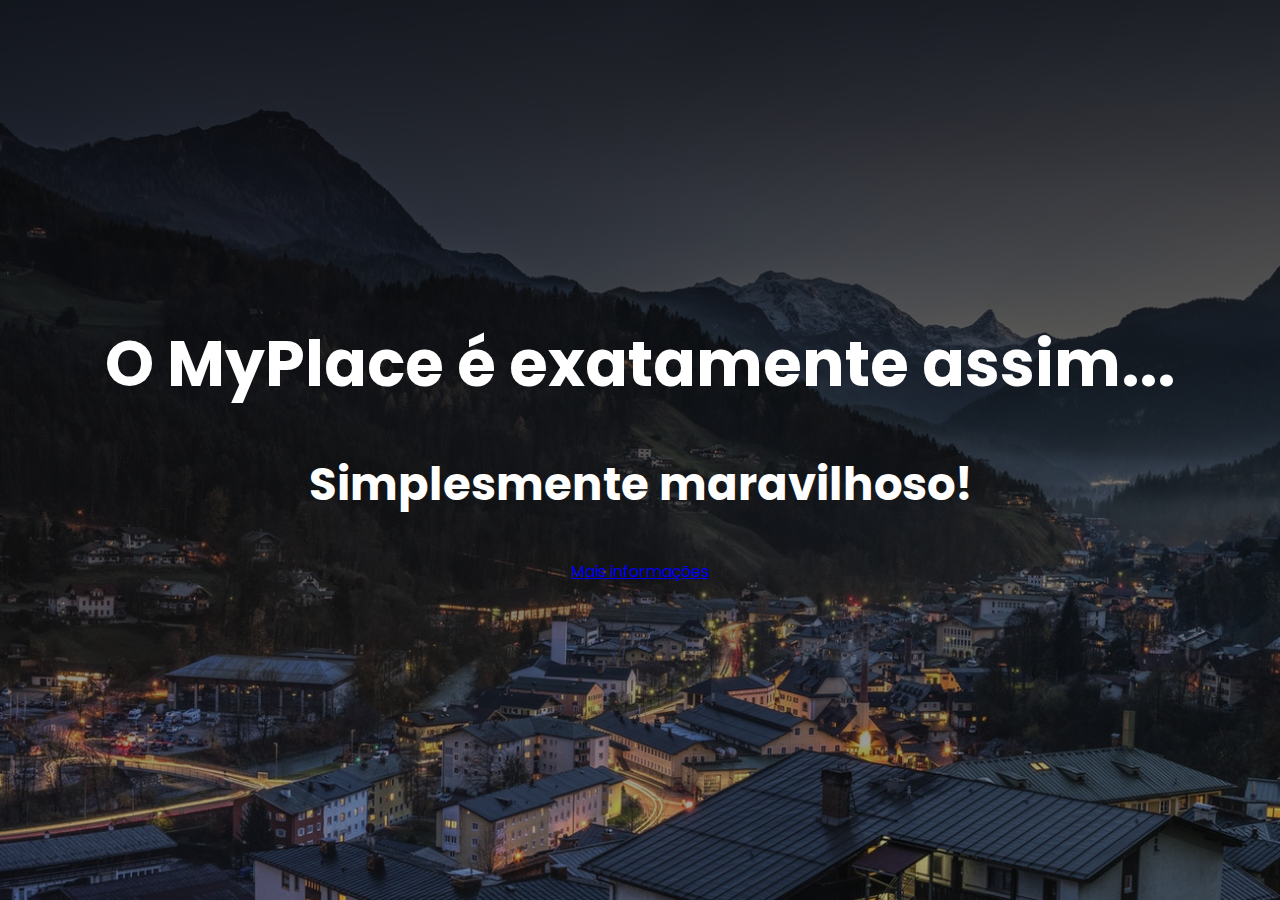
<file: frontEnd/aula01/index.html>
<!DOCTYPE html>
<html lang="pt-br">

<head>
    <meta charset="UTF-8">
    <meta name="viewport" content="width=device-width, initial-scale=1.0">
    <title>MyPlace</title>

    <!-- Link para o Google Fonts -->
    <link rel="preconnect" href="https://fonts.googleapis.com">
    <link rel="preconnect" href="https://fonts.gstatic.com" crossorigin>
    <link href="https://fonts.googleapis.com/css2?family=Poppins&display=swap" rel="stylesheet">


    <!-- link para a minha CSS -->
    <link rel="stylesheet" href="./css/styles.css">
</head>

<body>

    <!-- Hero da página -->
    <div class="hero">
        <h1 class="hero-title">O MyPlace é exatamente assim...</h1>
        <h2>Simplesmente maravilhoso!</h2>
        <a href="http://www.fiap.com.br" target="_blank" class="btn">Mais informações</a>
    </div>
    <!-- fim hero da página -->









</body>

</html>
</file>
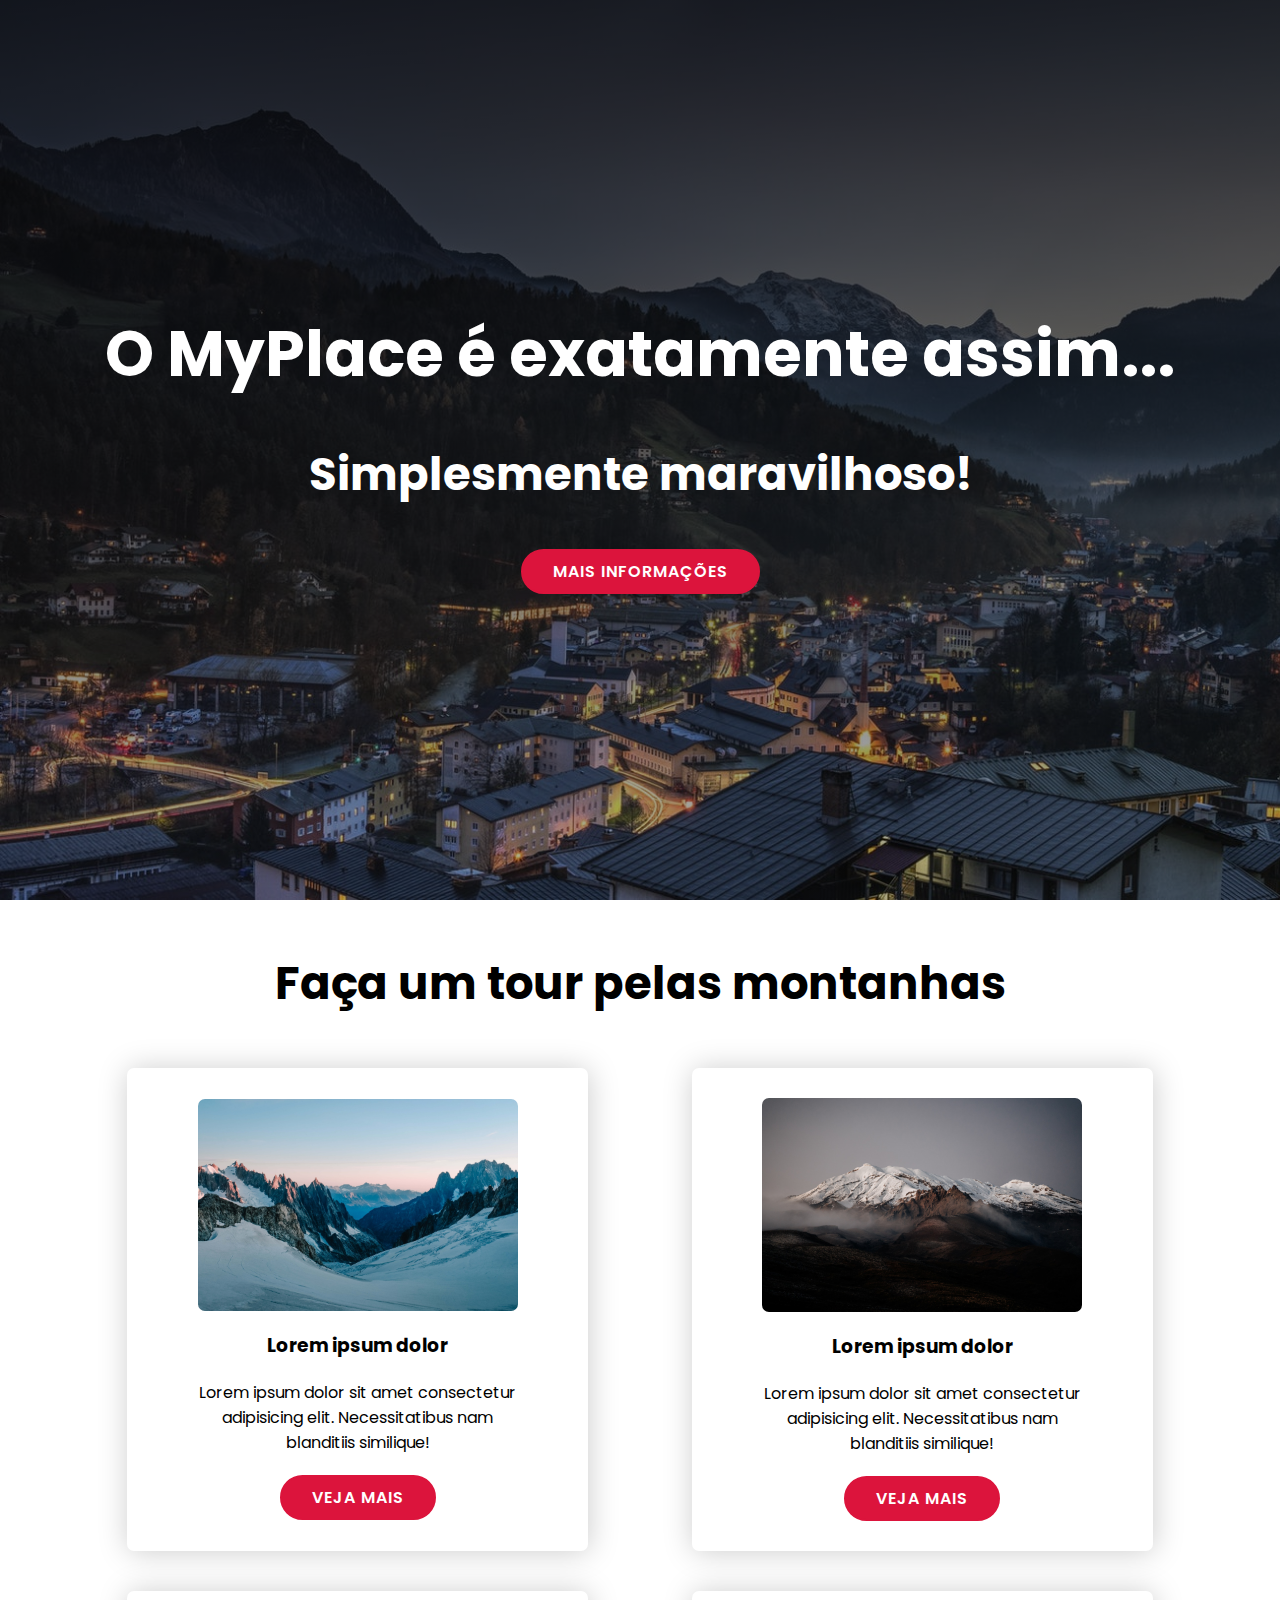
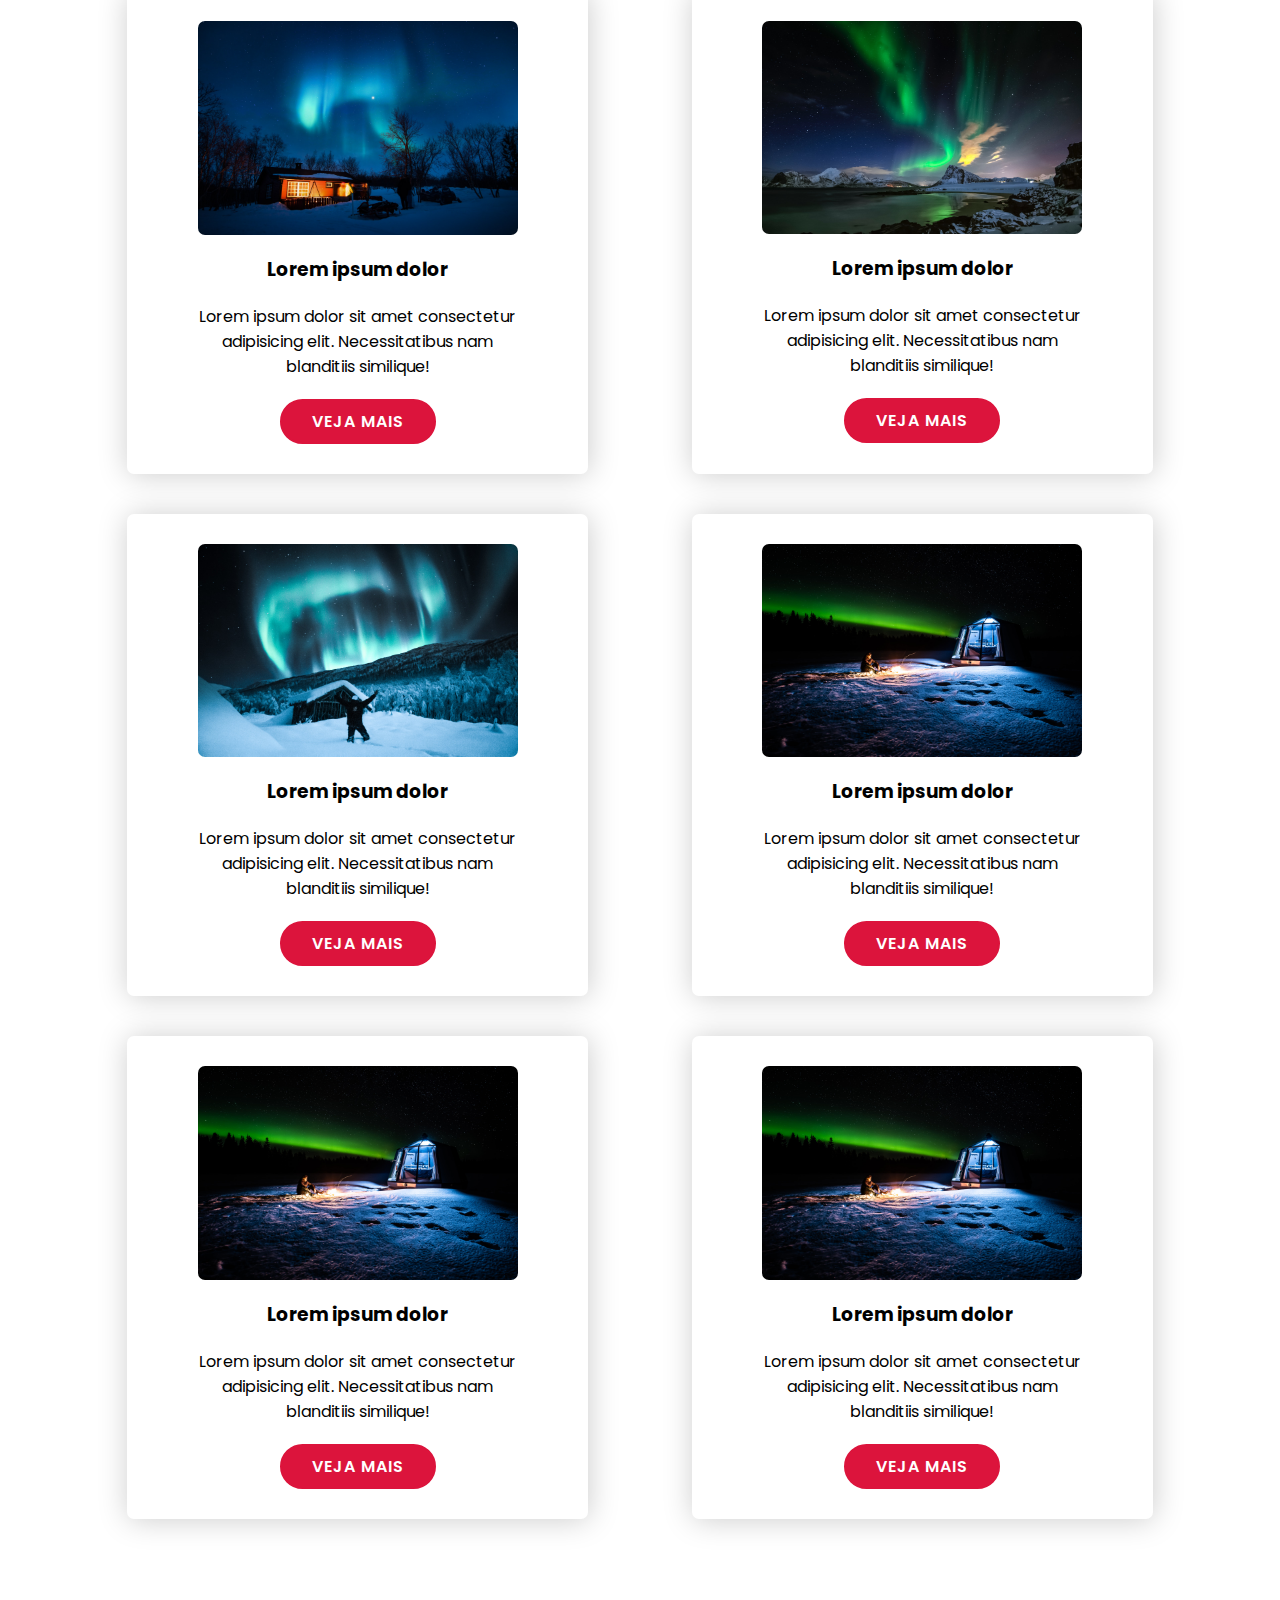
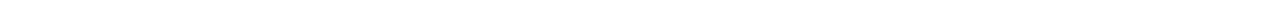
<file: frontEnd/aula02/index.html>
<!DOCTYPE html>
<html lang="pt-br">

<head>
    <meta charset="UTF-8">
    <meta name="viewport" content="width=device-width, initial-scale=1.0">
    <title>MyPlace</title>

    <!-- Link para o Google Fonts -->
    <link rel="preconnect" href="https://fonts.googleapis.com">
    <link rel="preconnect" href="https://fonts.gstatic.com" crossorigin>
    <link href="https://fonts.googleapis.com/css2?family=Poppins&display=swap" rel="stylesheet">


    <!-- link para a minha CSS -->
    <link rel="stylesheet" href="./css/styles.css">
</head>

<body>

    <!-- Hero da página -->
    <div class="hero">
        <h1 class="hero-title">O MyPlace é exatamente assim...</h1>
        <h2>Simplesmente maravilhoso!</h2>
        <a href="http://www.fiap.com.br" target="_blank" class="btn">Mais informações</a>
    </div>
    <!-- fim hero da página -->

    <!-- Cards de passeios -->
    <main>
        <h2>Faça um tour pelas montanhas</h2>

        <!-- galeria de cards -->
        <article class="grid-cards">

            <!-- 1o. card -->
            <section class="card-item">
                <img src="./images/pexels-francesco-ungaro-2835436.jpg" 
                alt="Montanha ABCD" loading="lazy">
                <h3>Lorem ipsum dolor</h3>
                <p>Lorem ipsum dolor sit amet consectetur adipisicing elit. Necessitatibus nam blanditiis similique!</p>
                <a href="" class="btn">veja mais</a>
            </section>

            <!-- 2o. card -->
            <section class="card-item">
                <img src="./images/pexels-roberto-shumski-5555192.jpg" alt="Montanha ABCD" loading="lazy">
                <h3>Lorem ipsum dolor</h3>
                <p>Lorem ipsum dolor sit amet consectetur adipisicing elit. Necessitatibus nam blanditiis similique!</p>
                <a href="" class="btn">veja mais</a>
            </section>

             <!-- 3o. card -->
             <section class="card-item">
                 <img src="./images/pexels-stefan-stefancik-91216.jpg" alt="Montanha ABCD" loading="lazy">
                 <h3>Lorem ipsum dolor</h3>
                 <p>Lorem ipsum dolor sit amet consectetur adipisicing elit. Necessitatibus nam blanditiis similique!
                 </p>
                 <a href="" class="btn">veja mais</a>
             </section>

             <!-- 4o. card -->
             <section class="card-item">
                 <img src="./images/pexels-stein-egil-liland-5704789.jpg" alt="Montanha ABCD" loading="lazy">
                 <h3>Lorem ipsum dolor</h3>
                 <p>Lorem ipsum dolor sit amet consectetur adipisicing elit. Necessitatibus nam blanditiis similique!
                 </p>
                 <a href="" class="btn">veja mais</a>
             </section>

             <!-- 5o. card -->
             <section class="card-item">
                 <img src="./images/pexels-tobias-bjørkli-1693085.jpg" alt="Montanha ABCD" loading="lazy">
                 <h3>Lorem ipsum dolor</h3>
                 <p>Lorem ipsum dolor sit amet consectetur adipisicing elit. Necessitatibus nam blanditiis similique!
                 </p>
                 <a href="" class="btn">veja mais</a>
             </section>

             <!-- 6o. card -->
             <section class="card-item">
                 <img src="./images/pexels-tuomas-haapala-7223461.jpg" alt="Montanha ABCD" loading="lazy">
                 <h3>Lorem ipsum dolor</h3>
                 <p>Lorem ipsum dolor sit amet consectetur adipisicing elit. Necessitatibus nam blanditiis similique!
                 </p>
                 <a href="" class="btn">veja mais</a>
             </section>            
             <!-- 6o. card -->
             <section class="card-item">
                 <img src="./images/pexels-tuomas-haapala-7223461.jpg" alt="Montanha ABCD" loading="lazy">
                 <h3>Lorem ipsum dolor</h3>
                 <p>Lorem ipsum dolor sit amet consectetur adipisicing elit. Necessitatibus nam blanditiis similique!
                 </p>
                 <a href="" class="btn">veja mais</a>
             </section>            
             <!-- 6o. card -->
             <section class="card-item">
                 <img src="./images/pexels-tuomas-haapala-7223461.jpg" alt="Montanha ABCD" loading="lazy">
                 <h3>Lorem ipsum dolor</h3>
                 <p>Lorem ipsum dolor sit amet consectetur adipisicing elit. Necessitatibus nam blanditiis similique!
                 </p>
                 <a href="" class="btn">veja mais</a>
             </section>            
        </article>


    </main>

</body>

</html>
</file>
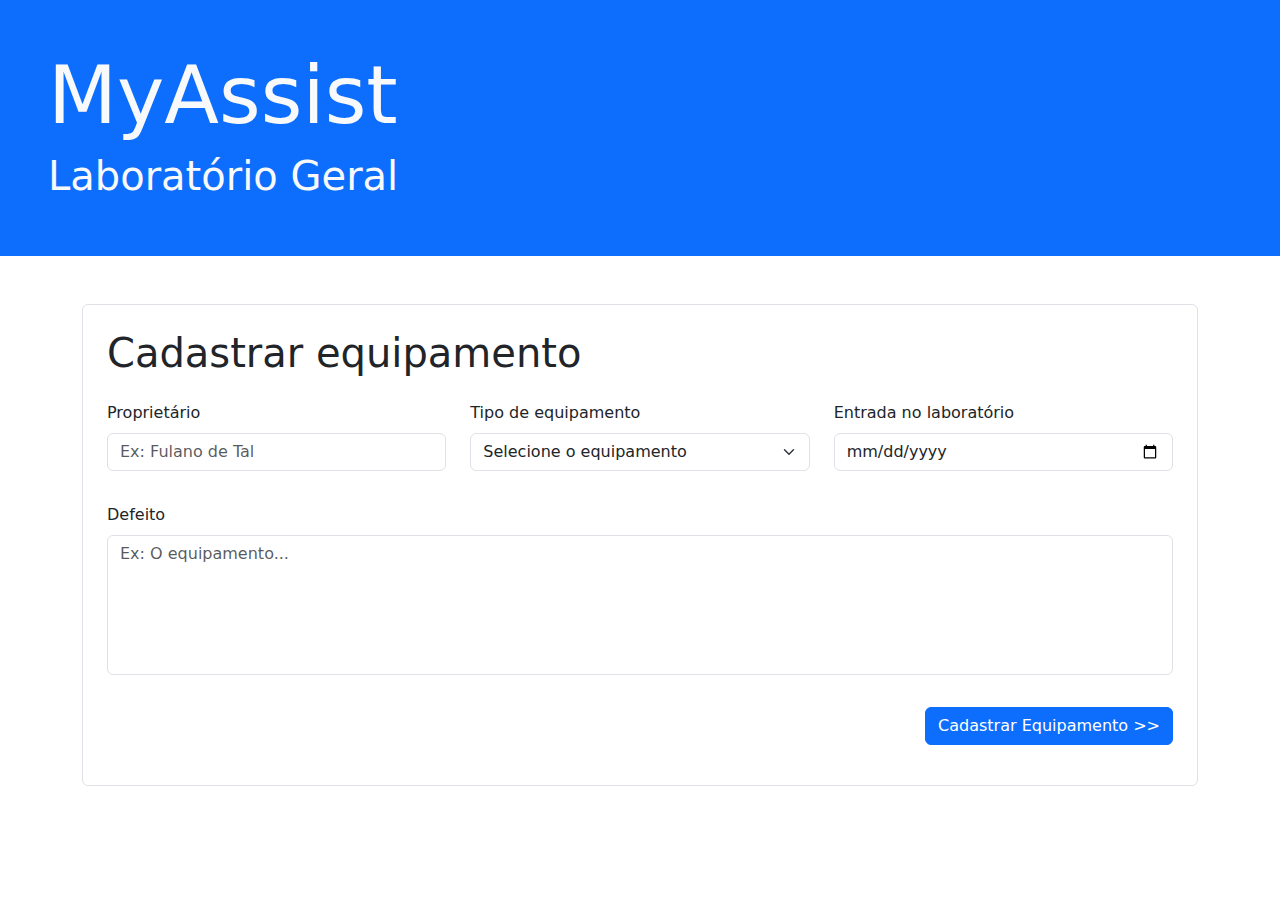
<file: frontEnd/aula03/index.html>
<!doctype html>
<html lang="pt-br">

<head>
    <meta charset="utf-8">
    <meta name="viewport" content="width=device-width, initial-scale=1">

    <title>MyAssist</title>


    <!-- chamada da CSS do Bootstrap -->
    <link href="https://cdn.jsdelivr.net/npm/bootstrap@5.3.3/dist/css/bootstrap.min.css" rel="stylesheet"
        integrity="sha384-QWTKZyjpPEjISv5WaRU9OFeRpok6YctnYmDr5pNlyT2bRjXh0JMhjY6hW+ALEwIH" crossorigin="anonymous">

    <!-- chamada minha CSS -->
    <link rel="stylesheet" href="./css/styles.css">
</head>

<body>
    <header class="container-fluid bg-primary text-light p-5">
        <h3 class="display-1">MyAssist</h3>
        <h4 class="display-6">Laboratório Geral</h4>

        <!-- <p class="lead">
            Lorem ipsum dolor sit amet consectetur adipisicing elit. Iure in doloribus quos porro, aliquam eligendi quas debitis id consequatur, sunt quae maiores saepe sint voluptatibus atque incidunt architecto possimus nesciunt quo cumque modi commodi maxime. Nesciunt ratione impedit at reiciendis ea, in mollitia atque? Doloremque, odio! Neque distinctio corrupti aut!
        </p> -->
    </header>

    <!-- Conteúdo principal da página -->
    <main class="container my-5">

        <!-- cadastro de equipamento -->
        <section class="border rounded p-4">
            <h2 class="display-6">Cadastrar equipamento</h2>

            <form name="cadastrarEquipamento" id="cadastrarEquipamento" method="get" action="">

                <!-- ativar o grid -->
                <div class="row">
                    <div class="col-md-4 my-3">
                        <label for="proprietario" class="form-label">Proprietário</label>
                        <input type="text" id="proprietario" name="proprietario" class="form-control"
                            placeholder="Ex: Fulano de Tal" minlength="10" maxlength="20" required>
                    </div>

                    <div class="col-md-4 my-3">
                        <label for="equipamento" class="form-label">Tipo de equipamento</label>
                        <select name="equipamento" id="equipamento" class="form-select" required>
                            <option value="0" disabled selected>Selecione o equipamento</option>
                            <option value="1">Equipamento 1</option>
                            <option value="2">Equipamento 2</option>
                            <option value="3">Equipamento 3</option>
                            <option value="4">Equipamento 4</option>
                            <option value="5">Equipamento 5</option>
                        </select>
                    </div>

                    <div class="col-md-4 my-3">
                        <label for="dataEntrada" class="form-label">Entrada no laboratório</label>
                        <input type="date" name="dataEntrada" id="dataEntrada" required
                        class="form-control">
                    </div>

                    <div class="col-12 my-3">
                        <label for="defeito" class="form-label">Defeito</label>
                        <textarea name="defeito" id="defeito" class="form-control" 
                        placeholder="Ex: O equipamento..." maxlength="500" required></textarea>
                    </div>

                    <div class="my-3 d-flex justify-content-end">
                        <button type="submit" class="btn btn-primary">Cadastrar Equipamento >> </button>
                    </div>

                </div>  
            </form>




        </section>


    </main>





    <!-- Chamada do JS do Bootstrap -->
    <script src="https://cdn.jsdelivr.net/npm/bootstrap@5.3.3/dist/js/bootstrap.bundle.min.js"
        integrity="sha384-YvpcrYf0tY3lHB60NNkmXc5s9fDVZLESaAA55NDzOxhy9GkcIdslK1eN7N6jIeHz" crossorigin="anonymous">
    </script>
</body>

</html>
</file>
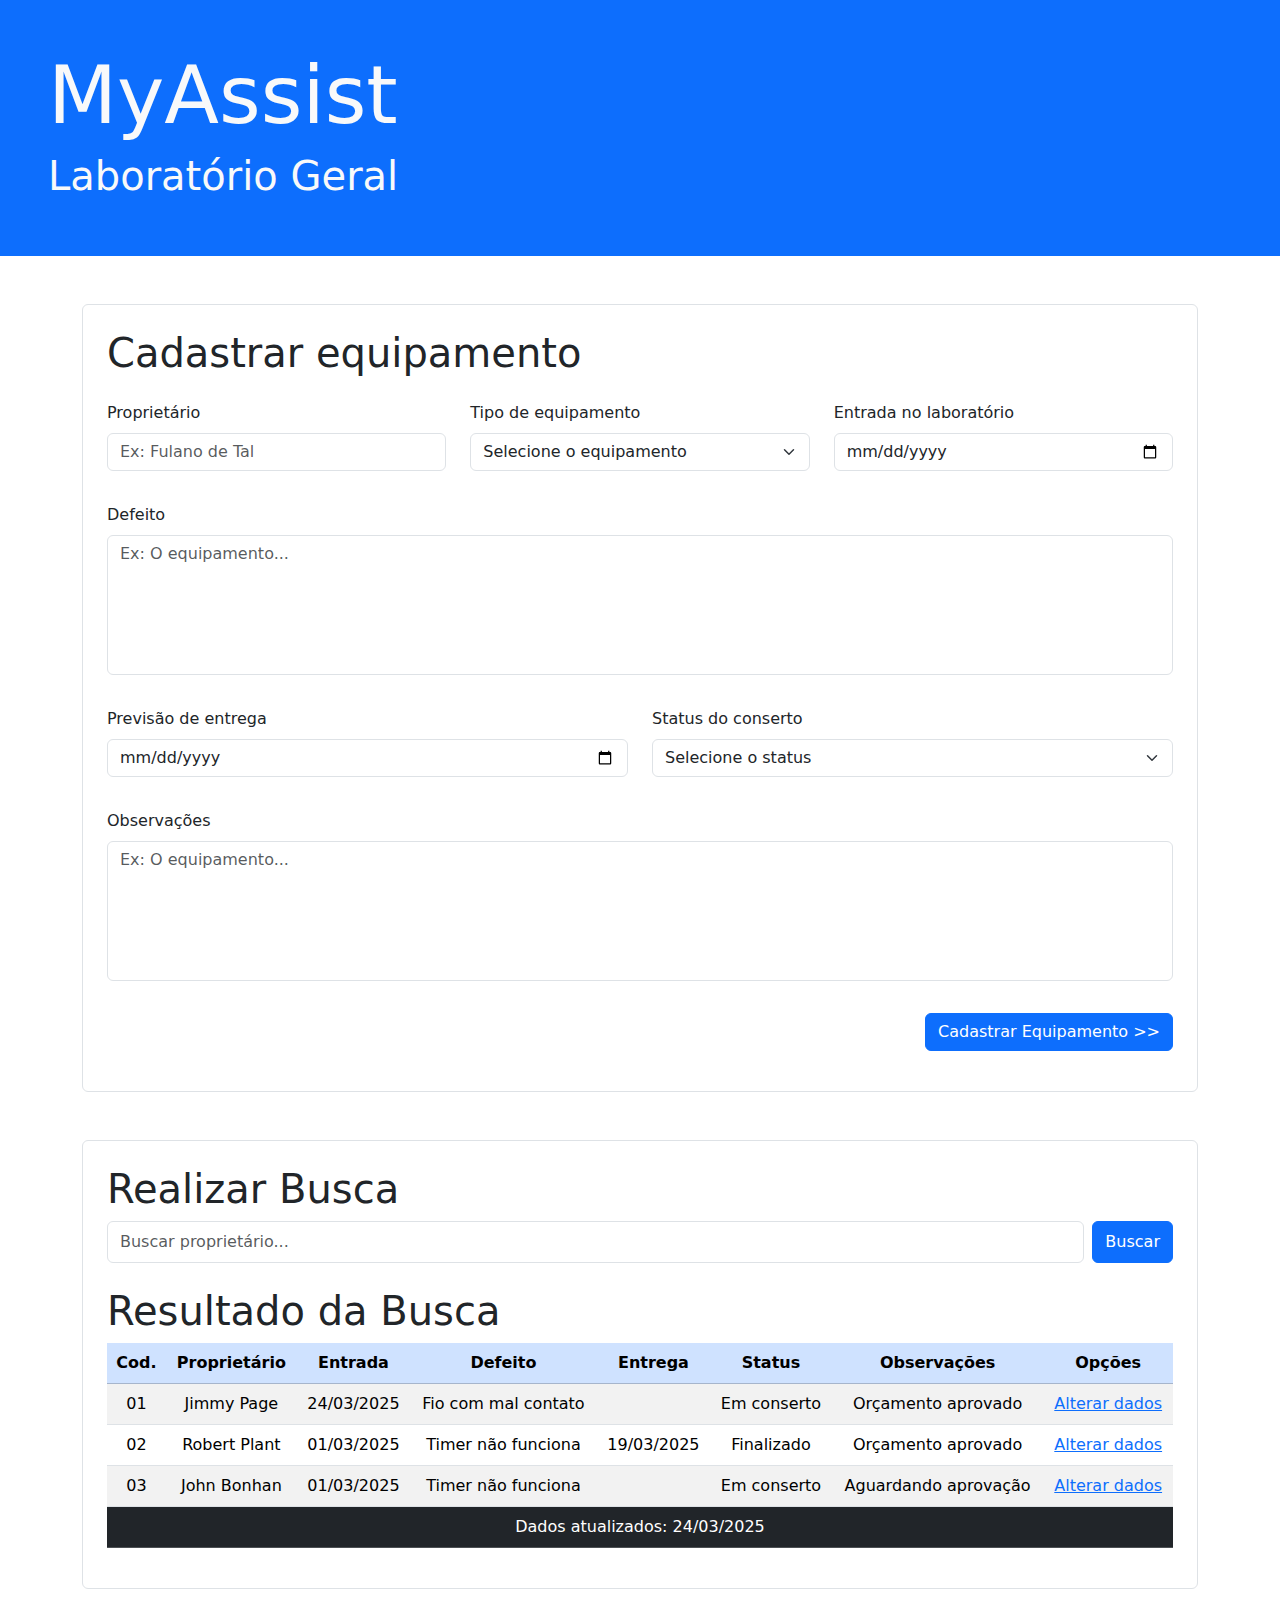
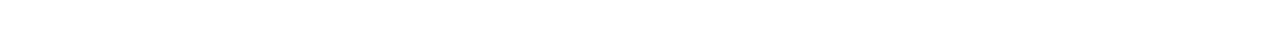
<file: frontEnd/aula04/index.html>
<!doctype html>
<html lang="pt-br">

<head>
    <meta charset="utf-8">
    <meta name="viewport" content="width=device-width, initial-scale=1">

    <title>MyAssist</title>


    <!-- chamada da CSS do Bootstrap -->
    <link href="https://cdn.jsdelivr.net/npm/bootstrap@5.3.3/dist/css/bootstrap.min.css" rel="stylesheet"
        integrity="sha384-QWTKZyjpPEjISv5WaRU9OFeRpok6YctnYmDr5pNlyT2bRjXh0JMhjY6hW+ALEwIH" crossorigin="anonymous">

    <!-- chamada minha CSS -->
    <link rel="stylesheet" href="./css/styles.css">
</head>

<body>

    <header class="container-fluid bg-primary text-light p-5">
        <h3 class="display-1">MyAssist</h3>
        <h4 class="display-6">Laboratório Geral</h4>
    </header>

    <!-- Conteúdo principal da página -->
    <main class="container my-5">

        <!-- cadastro de equipamento -->
        <section class="border rounded p-4">
            <h2 class="display-6">Cadastrar equipamento</h2>

            <form name="cadastrarEquipamento" id="cadastrarEquipamento" method="post" action="">

                <!-- ativar o grid -->
                <div class="row">
                    <div class="col-md-4 my-3">
                        <label for="proprietario" class="form-label">Proprietário</label>
                        <input type="text" id="proprietario" name="proprietario" class="form-control"
                            placeholder="Ex: Fulano de Tal" minlength="10" maxlength="20" required>
                    </div>

                    <div class="col-md-4 my-3">
                        <label for="equipamento" class="form-label">Tipo de equipamento</label>
                        <select name="equipamento" id="equipamento" class="form-select" required>
                            <option value="0" disabled selected>Selecione o equipamento</option>
                            <option value="1">Equipamento 1</option>
                            <option value="2">Equipamento 2</option>
                            <option value="3">Equipamento 3</option>
                            <option value="4">Equipamento 4</option>
                            <option value="5">Equipamento 5</option>
                        </select>
                    </div>

                    <div class="col-md-4 my-3">
                        <label for="dataEntrada" class="form-label">Entrada no laboratório</label>
                        <input type="date" name="dataEntrada" id="dataEntrada" required class="form-control">
                    </div>

                    <div class="col-12 my-3">
                        <label for="defeito" class="form-label">Defeito</label>
                        <textarea name="defeito" id="defeito" class="form-control" placeholder="Ex: O equipamento..."
                            maxlength="500" required></textarea>
                    </div>

                    <div class="col-md-6 my-3">
                        <label for="previsaoEntrega" class="form-label">Previsão de entrega</label>
                        <input type="date" name="previsaoEntrega" id="previsaoEntrega" class="form-control" required>
                    </div>

                    <div class="col-md-6 my-3">
                        <label for="status" class="form-label">Status do conserto</label>
                        <select name="status" id="status" class="form-select">
                            <option value="0" disabled selected>Selecione o status</option>
                            <option value="1">Aguardando aprovação</option>
                            <option value="2">Aguardando orçamento</option>
                            <option value="3">Em conserto</option>
                            <option value="4">Finalizado</option>
                        </select>
                    </div>

                    <div class="col-12 my-3">
                        <label for="observacoes" class="form-label">Observações</label>
                        <textarea name="observacoes" id="observacoes" class="form-control"
                            placeholder="Ex: O equipamento..." maxlength="500" required></textarea>
                    </div>

                    <div class="my-3 d-flex justify-content-end">
                        <button type="submit" class="btn btn-primary">Cadastrar Equipamento >> </button>
                    </div>
                </div>
            </form>
        </section>
        <!-- Fim cadastro equipamento -->

        <!-- Área de busca -->
        <section class="border rounded p-4 my-5">
            <h2 class="display-6">Realizar Busca</h2>
            <form name="buscar" id="buscar" method="post" action="">
                <div class="my-2 d-flex">
                    <input type="text" id="seacher" name="seacher" placeholder="Buscar proprietário..." required
                        class="form-control py-2">
                    <button type="submit" class="btn btn-primary ms-2">Buscar</button>
                </div>
            </form>

            <!-- tabela que recebe o resultado da busca -->
            <h2 class="display-6 mt-4">Resultado da Busca</h2>
            <div class="table-responsive">
                <table class="table table-striped table-hover text-center">
                    <thead class="table-primary">
                        <tr>
                            <th>Cod.</th>
                            <th>Proprietário</th>
                            <th>Entrada</th>
                            <th>Defeito</th>
                            <th>Entrega</th>
                            <th>Status</th>
                            <th>Observações</th>
                            <th>Opções</th>
                        </tr>
                    </thead>

                    <tbody>
                        <tr>
                            <td>01</td>
                            <td>Jimmy Page</td>
                            <td>24/03/2025</td>
                            <td>Fio com mal contato</td>
                            <td></td>
                            <td>Em conserto</td>
                            <td>Orçamento aprovado</td>
                            <td><a href="">Alterar dados</a></td>
                        </tr>

                        <tr>
                            <td>02</td>
                            <td>Robert Plant</td>
                            <td>01/03/2025</td>
                            <td>Timer não funciona</td>
                            <td>19/03/2025</td>
                            <td>Finalizado</td>
                            <td>Orçamento aprovado</td>
                            <td><a href="">Alterar dados</a></td>
                        </tr>

                        <tr>
                            <td>03</td>
                            <td>John Bonhan</td>
                            <td>01/03/2025</td>
                            <td>Timer não funciona</td>
                            <td></td>
                            <td>Em conserto</td>
                            <td>Aguardando aprovação</td>
                            <td><a href="">Alterar dados</a></td>
                        </tr>
                    </tbody>

                    <tfoot class="table-dark">
                        <tr>
                            <td colspan="8">Dados atualizados: 24/03/2025</td>
                        </tr>
                    </tfoot>
                </table>
            </div>

        </section>



    </main>





    <!-- Chamada do JS do Bootstrap -->
    <script src="https://cdn.jsdelivr.net/npm/bootstrap@5.3.3/dist/js/bootstrap.bundle.min.js"
        integrity="sha384-YvpcrYf0tY3lHB60NNkmXc5s9fDVZLESaAA55NDzOxhy9GkcIdslK1eN7N6jIeHz" crossorigin="anonymous">
    </script>
</body>

</html>
</file>
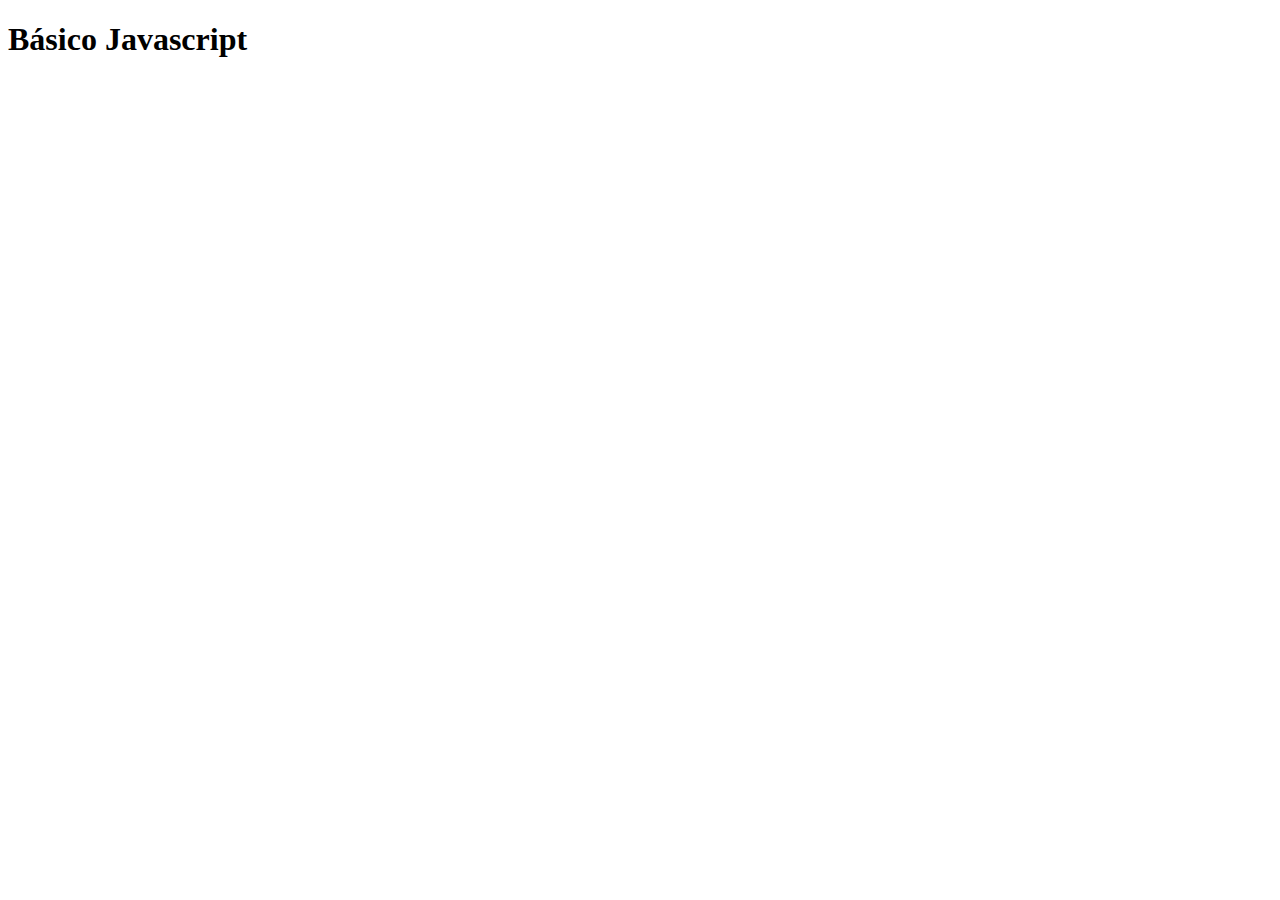
<file: frontEnd/aula04/baseJS.html>
<!DOCTYPE html>
<html lang="pt-br">
<head>
    <meta charset="UTF-8">
    <meta name="viewport" content="width=device-width, initial-scale=1.0">
    <title>Básico JS</title>
</head>
<body>
    <h1>Básico Javascript</h1>

    <script src="./js/base.js"></script>
</body>
</html>
</file>
<file: frontEnd/aula01/css/styles.css>
* {
    margin: 0;
}

.hero {
    font-family: "Poppins", sans-serif;
    height: 100vh;
    background-image: linear-gradient(rgba(0, 0, 0, .8), rgba(0, 0, 0, .3)),
    url(../images/pexels-felix-mittermeier-957002.jpg);
    background-repeat: no-repeat;
    background-size: cover;
    color: #ffffff;
    display: flex;
    flex-direction: column;
    align-items: center;
    justify-content: center;
    gap: 40px;
    text-align: center;
}

.hero-title {
    font-size: 7vmin;
}

.hero h2 {
    font-size: 5vmin;
}
</file>
<file: frontEnd/aula02/css/styles.css>
:root {
    --color-light: #ffffff;
    --color-fiap: #dc143c;
    --font-body: Poppins, sans-serif;
}

* {
    margin: 0;
    padding: 0;
    box-sizing: border-box;
    font-family: var(--font-body);
}

.hero {
    height: 100vh;
    background-image: linear-gradient(rgba(0, 0, 0, .8), rgba(0, 0, 0, .3)),
    url(../images/pexels-felix-mittermeier-957002.jpg);
    background-repeat: no-repeat;
    background-size: cover;
    color: var(--color-light);
    display: flex;
    flex-direction: column;
    align-items: center;
    justify-content: center;
    gap: 40px;
    text-align: center;
}

.hero-title {
    font-size: 7vmin;
}

.hero h2, main h2 {
    font-size: 5vmin;
}

.btn {
    color: var(--color-light);
    text-decoration: none;
    border: 2px solid var(--color-fiap);
    background-color: var(--color-fiap);
    padding: 8px 30px;
    text-transform: uppercase;
    border-radius: 80px;
    font-weight: 600;
    letter-spacing: 1px;
    transition: .9s;
}

.btn:hover {
    background-color: transparent ;
    /* border-color: var(--color-light); */
    color: var(--color-fiap);
}

main {
    width: 100%;
    padding: 50px 0;
    text-align: center;    
}

.grid-cards {
    width: 90%;
    margin: 50px auto;
    display: flex;
    flex-wrap: wrap;
    justify-content: space-evenly;
    gap: 40px;
}

.card-item {
    width: 40%;    
    padding: 30px;
    display: flex;
    flex-direction: column;
    align-items: center;
    justify-content: center;
    gap: 20px;
    box-shadow: 1px 1px 30px #ccc;
    border-radius: 7px;
    transition: .7s;
}

.card-item:hover {
    scale: 1.1;
}

.card-item img {
    width: 80%;
    border-radius: 7px;
}

.card-item p {
    width: 80%;
}


/* Mini responsivo */
@media(width < 960px){
    .card-item {
        width: 80%;
    }
}

@media(width < 500px) {
    .card-item {
        width: 90%;
    }
}
</file>
<file: frontEnd/aula03/css/styles.css>
/* :root {
  --bs-blue: #0d6efd;
  --bs-indigo: #6610f2;
  --bs-purple: #6f42c1;
  --bs-pink: #d63384;
  --bs-red: #dc3545;
  --bs-orange: #fd7e14;
  --bs-yellow: #ffc107;
  --bs-green: #198754;
  --bs-teal: #20c997;
  --bs-cyan: #0dcaf0;
  --bs-black: #000;
  --bs-white: #fff;
  --bs-gray: #6c757d;
  --bs-gray-dark: #343a40;
  --bs-gray-100: #f8f9fa;
  --bs-gray-200: #e9ecef;
  --bs-gray-300: #dee2e6;
  --bs-gray-400: #ced4da;
  --bs-gray-500: #adb5bd;
  --bs-gray-600: #6c757d;
  --bs-gray-700: #495057;
  --bs-gray-800: #343a40;
  --bs-gray-900: #212529;
  --bs-primary: #0d6efd;
  --bs-secondary: #6c757d;
  --bs-success: #198754;
  --bs-info: #0dcaf0;
  --bs-warning: #ffc107;
  --bs-danger: #dc3545;
  --bs-light: #f8f9fa;
  --bs-dark: #212529;
  --bs-primary-rgb: 13, 110, 253;
  --bs-secondary-rgb: 108, 117, 125;
  --bs-success-rgb: 25, 135, 84;
  --bs-info-rgb: 13, 202, 240;
  --bs-warning-rgb: 255, 193, 7;
  --bs-danger-rgb: 220, 53, 69;
  --bs-light-rgb: 248, 249, 250;
  --bs-dark-rgb: 33, 37, 41;
  --bs-primary-text-emphasis: #052c65;
  --bs-secondary-text-emphasis: #2b2f32;
  --bs-success-text-emphasis: #0a3622;
  --bs-info-text-emphasis: #055160;
  --bs-warning-text-emphasis: #664d03;
  --bs-danger-text-emphasis: #58151c;
  --bs-light-text-emphasis: #495057;
  --bs-dark-text-emphasis: #495057;
  --bs-primary-bg-subtle: #cfe2ff;
  --bs-secondary-bg-subtle: #e2e3e5;
  --bs-success-bg-subtle: #d1e7dd;
  --bs-info-bg-subtle: #cff4fc;
  --bs-warning-bg-subtle: #fff3cd;
  --bs-danger-bg-subtle: #f8d7da;
  --bs-light-bg-subtle: #fcfcfd;
  --bs-dark-bg-subtle: #ced4da;
  --bs-primary-border-subtle: #9ec5fe;
  --bs-secondary-border-subtle: #c4c8cb;
  --bs-success-border-subtle: #a3cfbb;
  --bs-info-border-subtle: #9eeaf9;
  --bs-warning-border-subtle: #ffe69c;
  --bs-danger-border-subtle: #f1aeb5;
  --bs-light-border-subtle: #e9ecef;
  --bs-dark-border-subtle: #adb5bd;
  --bs-white-rgb: 255, 255, 255;
  --bs-black-rgb: 0, 0, 0;
  --bs-font-sans-serif: system-ui, -apple-system, "Segoe UI", Roboto, "Helvetica Neue", "Noto Sans", "Liberation Sans", Arial, sans-serif, "Apple Color Emoji", "Segoe UI Emoji", "Segoe UI Symbol", "Noto Color Emoji";
  --bs-font-monospace: SFMono-Regular, Menlo, Monaco, Consolas, "Liberation Mono", "Courier New", monospace;
  --bs-gradient: linear-gradient(180deg, rgba(255, 255, 255, 0.15), rgba(255, 255, 255, 0));
  --bs-body-font-family: var(--bs-font-sans-serif);
  --bs-body-font-size: 1rem;
  --bs-body-font-weight: 400;
  --bs-body-line-height: 1.5;
  --bs-body-color: #212529;
  --bs-body-color-rgb: 33, 37, 41;
  --bs-body-bg: #fff;
  --bs-body-bg-rgb: 255, 255, 255;
  --bs-emphasis-color: #000;
  --bs-emphasis-color-rgb: 0, 0, 0;
  --bs-secondary-color: rgba(33, 37, 41, 0.75);
  --bs-secondary-color-rgb: 33, 37, 41;
  --bs-secondary-bg: #e9ecef;
  --bs-secondary-bg-rgb: 233, 236, 239;
  --bs-tertiary-color: rgba(33, 37, 41, 0.5);
  --bs-tertiary-color-rgb: 33, 37, 41;
  --bs-tertiary-bg: #f8f9fa;
  --bs-tertiary-bg-rgb: 248, 249, 250;
  --bs-heading-color: inherit;
  --bs-link-color: #0d6efd;
  --bs-link-color-rgb: 13, 110, 253;
  --bs-link-decoration: underline;
  --bs-link-hover-color: #0a58ca;
  --bs-link-hover-color-rgb: 10, 88, 202;
  --bs-code-color: #d63384;
  --bs-highlight-color: #212529;
  --bs-highlight-bg: #fff3cd;
  --bs-border-width: 1px;
  --bs-border-style: solid;
  --bs-border-color: #dee2e6;
  --bs-border-color-translucent: rgba(0, 0, 0, 0.175);
  --bs-border-radius: 0.375rem;
  --bs-border-radius-sm: 0.25rem;
  --bs-border-radius-lg: 0.5rem;
  --bs-border-radius-xl: 1rem;
  --bs-border-radius-xxl: 2rem;
  --bs-border-radius-2xl: var(--bs-border-radius-xxl);
  --bs-border-radius-pill: 50rem;
  --bs-box-shadow: 0 0.5rem 1rem rgba(0, 0, 0, 0.15);
  --bs-box-shadow-sm: 0 0.125rem 0.25rem rgba(0, 0, 0, 0.075);
  --bs-box-shadow-lg: 0 1rem 3rem rgba(0, 0, 0, 0.175);
  --bs-box-shadow-inset: inset 0 1px 2px rgba(0, 0, 0, 0.075);
  --bs-focus-ring-width: 0.25rem;
  --bs-focus-ring-opacity: 0.25;
  --bs-focus-ring-color: rgba(13, 110, 253, 0.25);
  --bs-form-valid-color: #198754;
  --bs-form-valid-border-color: #198754;
  --bs-form-invalid-color: #dc3545;
  --bs-form-invalid-border-color: #dc3545;
   --bs-body-color: #dee2e6;
  --bs-body-color-rgb: 222, 226, 230;
  --bs-body-bg: #212529;
  --bs-body-bg-rgb: 33, 37, 41;
  --bs-emphasis-color: #fff;
  --bs-emphasis-color-rgb: 255, 255, 255;
  --bs-secondary-color: rgba(222, 226, 230, 0.75);
  --bs-secondary-color-rgb: 222, 226, 230;
  --bs-secondary-bg: #343a40;
  --bs-secondary-bg-rgb: 52, 58, 64;
  --bs-tertiary-color: rgba(222, 226, 230, 0.5);
  --bs-tertiary-color-rgb: 222, 226, 230;
  --bs-tertiary-bg: #2b3035;
  --bs-tertiary-bg-rgb: 43, 48, 53;
  --bs-primary-text-emphasis: #6ea8fe;
  --bs-secondary-text-emphasis: #a7acb1;
  --bs-success-text-emphasis: #75b798;
  --bs-info-text-emphasis: #6edff6;
  --bs-warning-text-emphasis: #ffda6a;
  --bs-danger-text-emphasis: #ea868f;
  --bs-light-text-emphasis: #f8f9fa;
  --bs-dark-text-emphasis: #dee2e6;
  --bs-primary-bg-subtle: #031633;
  --bs-secondary-bg-subtle: #161719;
  --bs-success-bg-subtle: #051b11;
  --bs-info-bg-subtle: #032830;
  --bs-warning-bg-subtle: #332701;
  --bs-danger-bg-subtle: #2c0b0e;
  --bs-light-bg-subtle: #343a40;
  --bs-dark-bg-subtle: #1a1d20;
  --bs-primary-border-subtle: #084298;
  --bs-secondary-border-subtle: #41464b;
  --bs-success-border-subtle: #0f5132;
  --bs-info-border-subtle: #087990;
  --bs-warning-border-subtle: #997404;
  --bs-danger-border-subtle: #842029;
  --bs-light-border-subtle: #495057;
  --bs-dark-border-subtle: #343a40;
  --bs-heading-color: inherit;
  --bs-link-color: #6ea8fe;
  --bs-link-hover-color: #8bb9fe;
  --bs-link-color-rgb: 110, 168, 254;
  --bs-link-hover-color-rgb: 139, 185, 254;
  --bs-code-color: #e685b5;
  --bs-highlight-color: #dee2e6;
  --bs-highlight-bg: #8a8166;
  --bs-border-color: #495057;
  --bs-border-color-translucent: rgba(255, 255, 255, 0.15);
  --bs-form-valid-color: #75b798;
  --bs-form-valid-border-color: #75b798;
  --bs-form-invalid-color: #ea868f;
  --bs-form-invalid-border-color: #ea868f;
} */

.color-fiap {
    background-color: #dc143c;
}

textarea {
  resize: none;
  height: 140px;
}
</file>
<file: frontEnd/aula04/css/styles.css>
/* :root {
  --bs-blue: #0d6efd;
  --bs-indigo: #6610f2;
  --bs-purple: #6f42c1;
  --bs-pink: #d63384;
  --bs-red: #dc3545;
  --bs-orange: #fd7e14;
  --bs-yellow: #ffc107;
  --bs-green: #198754;
  --bs-teal: #20c997;
  --bs-cyan: #0dcaf0;
  --bs-black: #000;
  --bs-white: #fff;
  --bs-gray: #6c757d;
  --bs-gray-dark: #343a40;
  --bs-gray-100: #f8f9fa;
  --bs-gray-200: #e9ecef;
  --bs-gray-300: #dee2e6;
  --bs-gray-400: #ced4da;
  --bs-gray-500: #adb5bd;
  --bs-gray-600: #6c757d;
  --bs-gray-700: #495057;
  --bs-gray-800: #343a40;
  --bs-gray-900: #212529;
  --bs-primary: #0d6efd;
  --bs-secondary: #6c757d;
  --bs-success: #198754;
  --bs-info: #0dcaf0;
  --bs-warning: #ffc107;
  --bs-danger: #dc3545;
  --bs-light: #f8f9fa;
  --bs-dark: #212529;
  --bs-primary-rgb: 13, 110, 253;
  --bs-secondary-rgb: 108, 117, 125;
  --bs-success-rgb: 25, 135, 84;
  --bs-info-rgb: 13, 202, 240;
  --bs-warning-rgb: 255, 193, 7;
  --bs-danger-rgb: 220, 53, 69;
  --bs-light-rgb: 248, 249, 250;
  --bs-dark-rgb: 33, 37, 41;
  --bs-primary-text-emphasis: #052c65;
  --bs-secondary-text-emphasis: #2b2f32;
  --bs-success-text-emphasis: #0a3622;
  --bs-info-text-emphasis: #055160;
  --bs-warning-text-emphasis: #664d03;
  --bs-danger-text-emphasis: #58151c;
  --bs-light-text-emphasis: #495057;
  --bs-dark-text-emphasis: #495057;
  --bs-primary-bg-subtle: #cfe2ff;
  --bs-secondary-bg-subtle: #e2e3e5;
  --bs-success-bg-subtle: #d1e7dd;
  --bs-info-bg-subtle: #cff4fc;
  --bs-warning-bg-subtle: #fff3cd;
  --bs-danger-bg-subtle: #f8d7da;
  --bs-light-bg-subtle: #fcfcfd;
  --bs-dark-bg-subtle: #ced4da;
  --bs-primary-border-subtle: #9ec5fe;
  --bs-secondary-border-subtle: #c4c8cb;
  --bs-success-border-subtle: #a3cfbb;
  --bs-info-border-subtle: #9eeaf9;
  --bs-warning-border-subtle: #ffe69c;
  --bs-danger-border-subtle: #f1aeb5;
  --bs-light-border-subtle: #e9ecef;
  --bs-dark-border-subtle: #adb5bd;
  --bs-white-rgb: 255, 255, 255;
  --bs-black-rgb: 0, 0, 0;
  --bs-font-sans-serif: system-ui, -apple-system, "Segoe UI", Roboto, "Helvetica Neue", "Noto Sans", "Liberation Sans", Arial, sans-serif, "Apple Color Emoji", "Segoe UI Emoji", "Segoe UI Symbol", "Noto Color Emoji";
  --bs-font-monospace: SFMono-Regular, Menlo, Monaco, Consolas, "Liberation Mono", "Courier New", monospace;
  --bs-gradient: linear-gradient(180deg, rgba(255, 255, 255, 0.15), rgba(255, 255, 255, 0));
  --bs-body-font-family: var(--bs-font-sans-serif);
  --bs-body-font-size: 1rem;
  --bs-body-font-weight: 400;
  --bs-body-line-height: 1.5;
  --bs-body-color: #212529;
  --bs-body-color-rgb: 33, 37, 41;
  --bs-body-bg: #fff;
  --bs-body-bg-rgb: 255, 255, 255;
  --bs-emphasis-color: #000;
  --bs-emphasis-color-rgb: 0, 0, 0;
  --bs-secondary-color: rgba(33, 37, 41, 0.75);
  --bs-secondary-color-rgb: 33, 37, 41;
  --bs-secondary-bg: #e9ecef;
  --bs-secondary-bg-rgb: 233, 236, 239;
  --bs-tertiary-color: rgba(33, 37, 41, 0.5);
  --bs-tertiary-color-rgb: 33, 37, 41;
  --bs-tertiary-bg: #f8f9fa;
  --bs-tertiary-bg-rgb: 248, 249, 250;
  --bs-heading-color: inherit;
  --bs-link-color: #0d6efd;
  --bs-link-color-rgb: 13, 110, 253;
  --bs-link-decoration: underline;
  --bs-link-hover-color: #0a58ca;
  --bs-link-hover-color-rgb: 10, 88, 202;
  --bs-code-color: #d63384;
  --bs-highlight-color: #212529;
  --bs-highlight-bg: #fff3cd;
  --bs-border-width: 1px;
  --bs-border-style: solid;
  --bs-border-color: #dee2e6;
  --bs-border-color-translucent: rgba(0, 0, 0, 0.175);
  --bs-border-radius: 0.375rem;
  --bs-border-radius-sm: 0.25rem;
  --bs-border-radius-lg: 0.5rem;
  --bs-border-radius-xl: 1rem;
  --bs-border-radius-xxl: 2rem;
  --bs-border-radius-2xl: var(--bs-border-radius-xxl);
  --bs-border-radius-pill: 50rem;
  --bs-box-shadow: 0 0.5rem 1rem rgba(0, 0, 0, 0.15);
  --bs-box-shadow-sm: 0 0.125rem 0.25rem rgba(0, 0, 0, 0.075);
  --bs-box-shadow-lg: 0 1rem 3rem rgba(0, 0, 0, 0.175);
  --bs-box-shadow-inset: inset 0 1px 2px rgba(0, 0, 0, 0.075);
  --bs-focus-ring-width: 0.25rem;
  --bs-focus-ring-opacity: 0.25;
  --bs-focus-ring-color: rgba(13, 110, 253, 0.25);
  --bs-form-valid-color: #198754;
  --bs-form-valid-border-color: #198754;
  --bs-form-invalid-color: #dc3545;
  --bs-form-invalid-border-color: #dc3545;
   --bs-body-color: #dee2e6;
  --bs-body-color-rgb: 222, 226, 230;
  --bs-body-bg: #212529;
  --bs-body-bg-rgb: 33, 37, 41;
  --bs-emphasis-color: #fff;
  --bs-emphasis-color-rgb: 255, 255, 255;
  --bs-secondary-color: rgba(222, 226, 230, 0.75);
  --bs-secondary-color-rgb: 222, 226, 230;
  --bs-secondary-bg: #343a40;
  --bs-secondary-bg-rgb: 52, 58, 64;
  --bs-tertiary-color: rgba(222, 226, 230, 0.5);
  --bs-tertiary-color-rgb: 222, 226, 230;
  --bs-tertiary-bg: #2b3035;
  --bs-tertiary-bg-rgb: 43, 48, 53;
  --bs-primary-text-emphasis: #6ea8fe;
  --bs-secondary-text-emphasis: #a7acb1;
  --bs-success-text-emphasis: #75b798;
  --bs-info-text-emphasis: #6edff6;
  --bs-warning-text-emphasis: #ffda6a;
  --bs-danger-text-emphasis: #ea868f;
  --bs-light-text-emphasis: #f8f9fa;
  --bs-dark-text-emphasis: #dee2e6;
  --bs-primary-bg-subtle: #031633;
  --bs-secondary-bg-subtle: #161719;
  --bs-success-bg-subtle: #051b11;
  --bs-info-bg-subtle: #032830;
  --bs-warning-bg-subtle: #332701;
  --bs-danger-bg-subtle: #2c0b0e;
  --bs-light-bg-subtle: #343a40;
  --bs-dark-bg-subtle: #1a1d20;
  --bs-primary-border-subtle: #084298;
  --bs-secondary-border-subtle: #41464b;
  --bs-success-border-subtle: #0f5132;
  --bs-info-border-subtle: #087990;
  --bs-warning-border-subtle: #997404;
  --bs-danger-border-subtle: #842029;
  --bs-light-border-subtle: #495057;
  --bs-dark-border-subtle: #343a40;
  --bs-heading-color: inherit;
  --bs-link-color: #6ea8fe;
  --bs-link-hover-color: #8bb9fe;
  --bs-link-color-rgb: 110, 168, 254;
  --bs-link-hover-color-rgb: 139, 185, 254;
  --bs-code-color: #e685b5;
  --bs-highlight-color: #dee2e6;
  --bs-highlight-bg: #8a8166;
  --bs-border-color: #495057;
  --bs-border-color-translucent: rgba(255, 255, 255, 0.15);
  --bs-form-valid-color: #75b798;
  --bs-form-valid-border-color: #75b798;
  --bs-form-invalid-color: #ea868f;
  --bs-form-invalid-border-color: #ea868f;
} */

.color-fiap {
    background-color: #dc143c;
}

textarea {
  resize: none;
  height: 140px;
}
</file>
